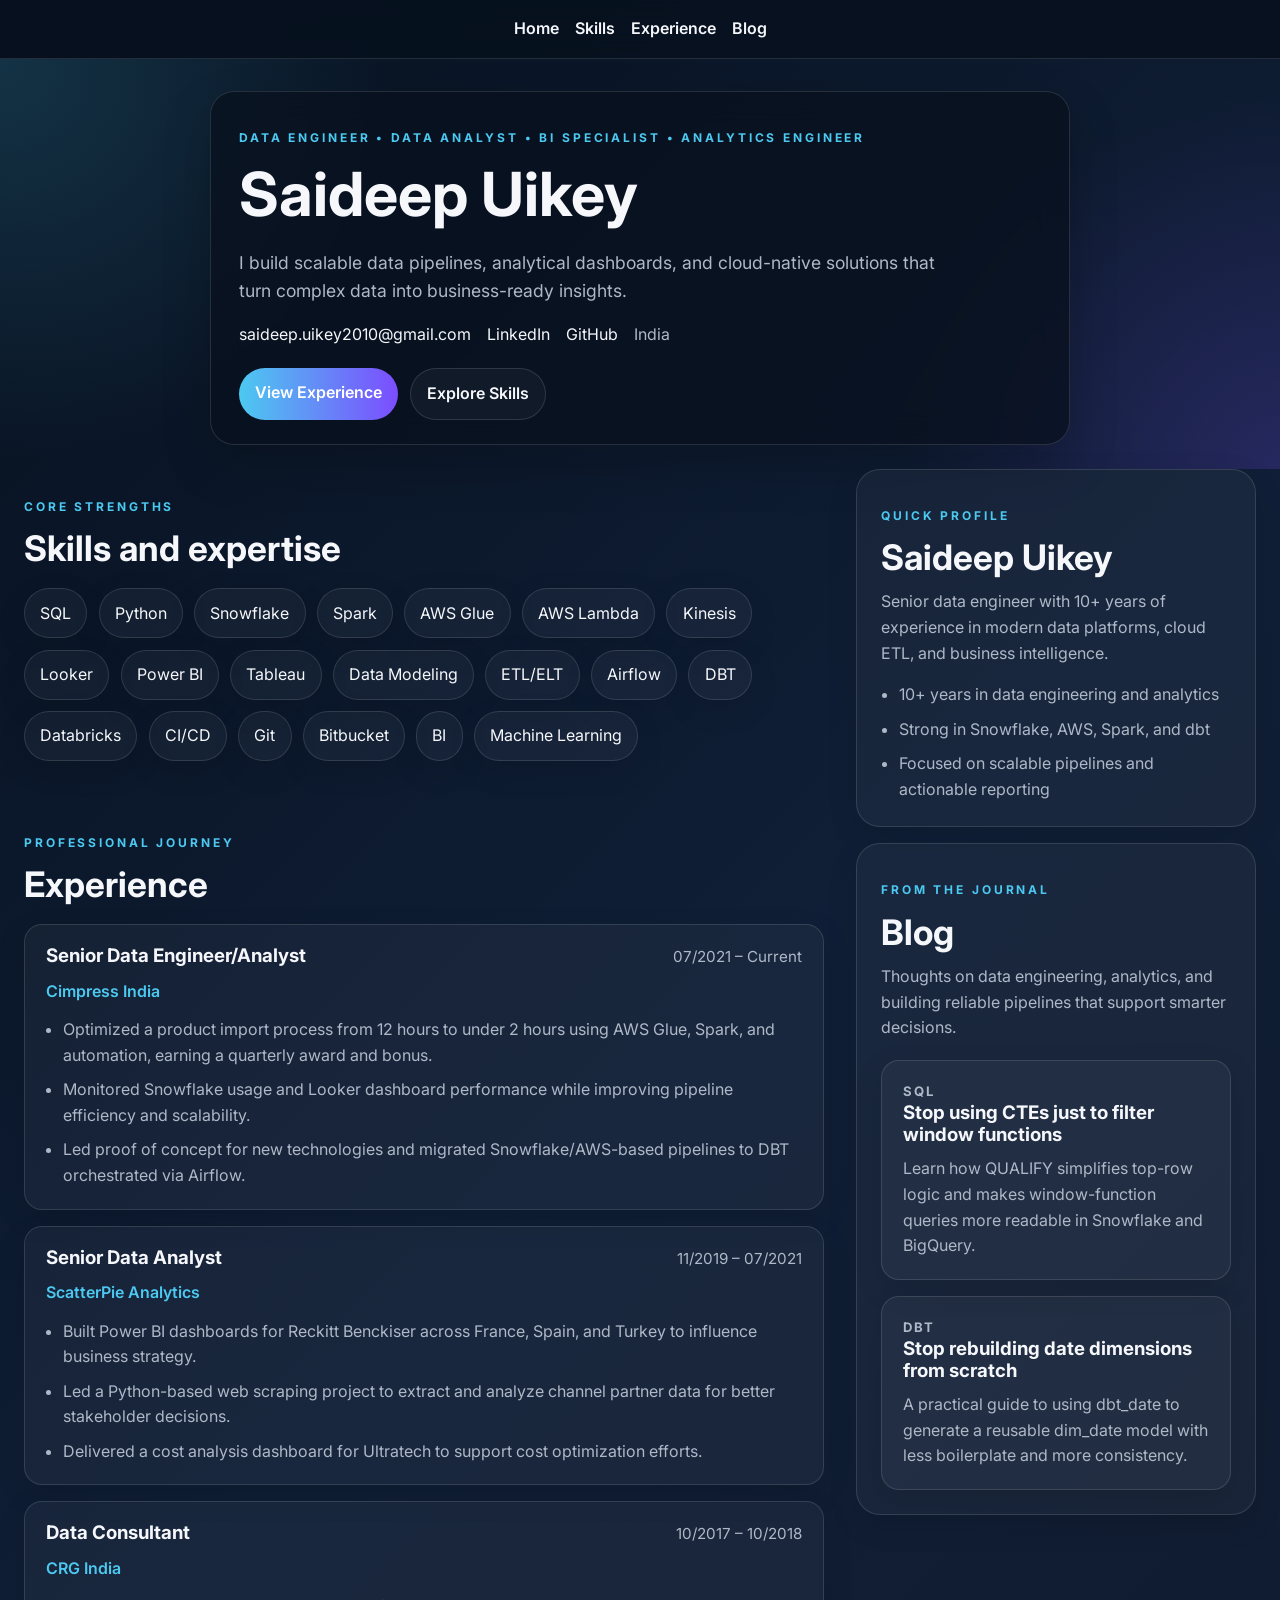
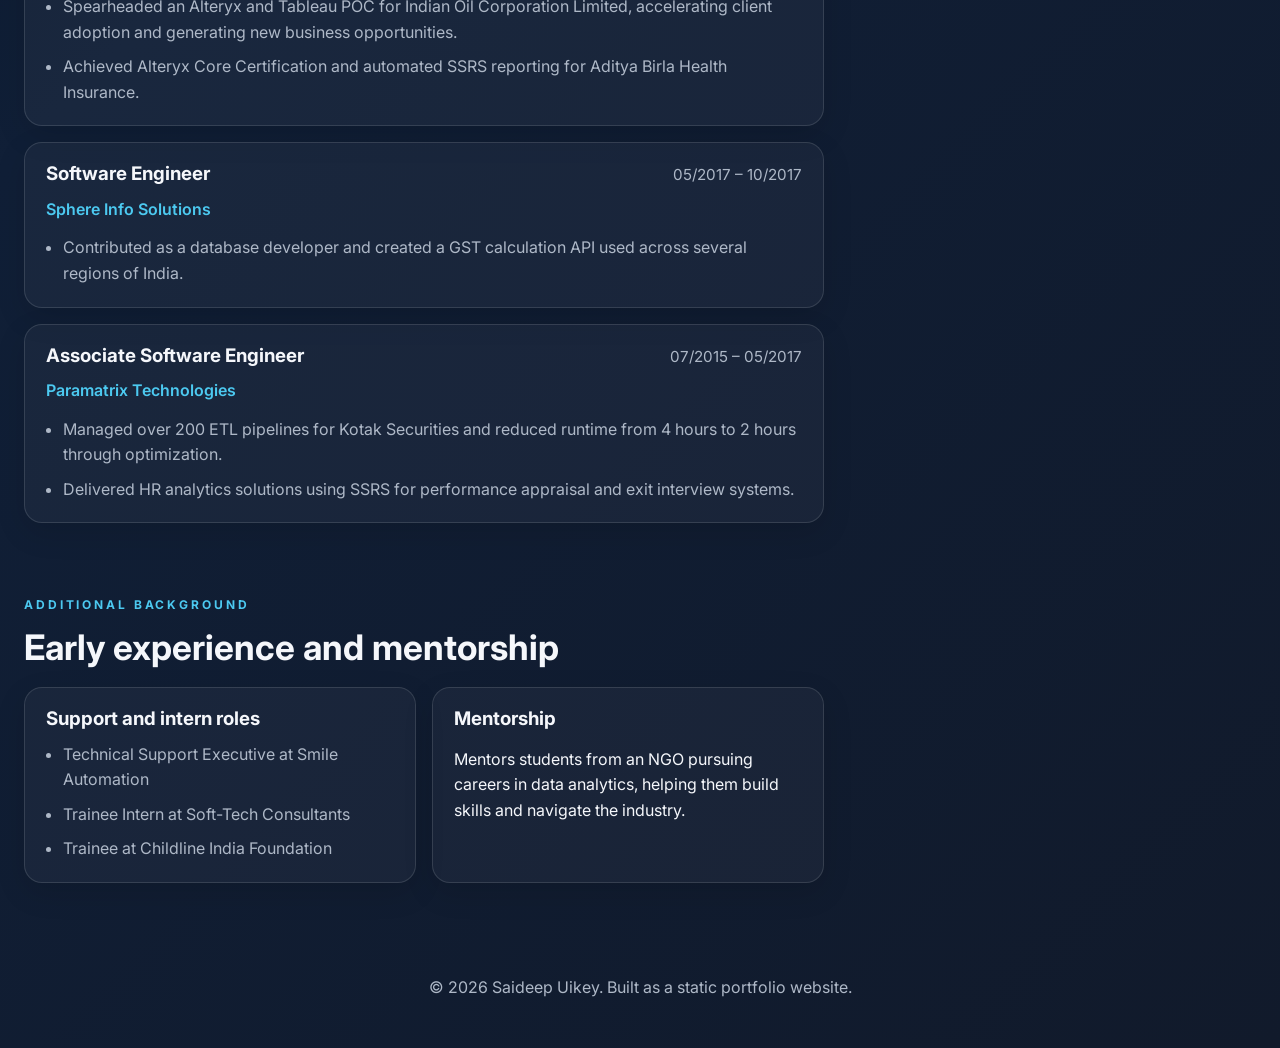
<file: index.html>
<!DOCTYPE html>
<html lang="en">
  <head>
    <meta charset="UTF-8" />
    <meta name="viewport" content="width=device-width, initial-scale=1.0" />
    <title>Saideep Uikey | Portfolio</title>
    <meta
      name="description"
      content="Portfolio website for Saideep Uikey, a data engineer and analyst with 10+ years of experience in data pipelines, analytics, and cloud platforms."
    />
    <link rel="preconnect" href="https://fonts.googleapis.com" />
    <link rel="preconnect" href="https://fonts.gstatic.com" crossorigin />
    <link
      href="https://fonts.googleapis.com/css2?family=Inter:wght@400;500;600;700;800&display=swap"
      rel="stylesheet"
    />
    <link rel="stylesheet" href="styles.css" />
  </head>
  <body>
    <nav class="top-nav" aria-label="Primary navigation">
      <a href="index.html">Home</a>
      <a href="#skills">Skills</a>
      <a href="#experience">Experience</a>
      <a href="#blog">Blog</a>
    </nav>

    <header class="hero">
      <div class="hero__content">
        <p class="eyebrow">Data Engineer • Data Analyst • BI Specialist • Analytics Engineer</p>
        <h1>Saideep Uikey</h1>
        <p class="lead">
          I build scalable data pipelines, analytical dashboards, and cloud-native
          solutions that turn complex data into business-ready insights.
        </p>
        <div class="hero__contact">
          <a href="mailto:saideep.uikey2010@gmail.com">saideep.uikey2010@gmail.com</a>
          <a href="https://www.linkedin.com/in/saideep-uikey-747b2335" target="_blank" rel="noreferrer">LinkedIn</a>
          <a href="https://github.com/saideepuikey" target="_blank" rel="noreferrer">GitHub</a>
          <span>India</span>
        </div>
        <div class="hero__actions">
          <a class="button button--primary" href="#experience">View Experience</a>
          <a class="button button--secondary" href="#skills">Explore Skills</a>
        </div>
      </div>
    </header>

    <main class="content-layout">
      <div class="resume-column">
        <section id="skills" class="section">
          <div class="section__heading">
            <p class="eyebrow">Core Strengths</p>
            <h2>Skills and expertise</h2>
          </div>
          <div class="tag-list">
            <span>SQL</span>
            <span>Python</span>
            <span>Snowflake</span>
            <span>Spark</span>
            <span>AWS Glue</span>
            <span>AWS Lambda</span>
            <span>Kinesis</span>
            <span>Looker</span>
            <span>Power BI</span>
            <span>Tableau</span>
            <span>Data Modeling</span>
            <span>ETL/ELT</span>
            <span>Airflow</span>
            <span>DBT</span>
            <span>Databricks</span>
            <span>CI/CD</span>
            <span>Git</span>
            <span>Bitbucket</span>
            <span>BI</span>
            <span>Machine Learning</span>
          </div>
        </section>

        <section id="experience" class="section">
          <div class="section__heading">
            <p class="eyebrow">Professional Journey</p>
            <h2>Experience</h2>
          </div>
          <div class="timeline">
            <article class="card">
              <div class="card__header">
                <div>
                  <h3>Senior Data Engineer/Analyst</h3>
                  <p class="company">Cimpress India</p>
                </div>
                <span class="date">07/2021 – Current</span>
              </div>
              <ul>
                <li>
                  Optimized a product import process from 12 hours to under 2 hours using AWS
                  Glue, Spark, and automation, earning a quarterly award and bonus.
                </li>
                <li>
                  Monitored Snowflake usage and Looker dashboard performance while improving
                  pipeline efficiency and scalability.
                </li>
                <li>
                  Led proof of concept for new technologies and migrated Snowflake/AWS-based
                  pipelines to DBT orchestrated via Airflow.
                </li>
              </ul>
            </article>

            <article class="card">
              <div class="card__header">
                <div>
                  <h3>Senior Data Analyst</h3>
                  <p class="company">ScatterPie Analytics</p>
                </div>
                <span class="date">11/2019 – 07/2021</span>
              </div>
              <ul>
                <li>
                  Built Power BI dashboards for Reckitt Benckiser across France, Spain, and
                  Turkey to influence business strategy.
                </li>
                <li>
                  Led a Python-based web scraping project to extract and analyze channel
                  partner data for better stakeholder decisions.
                </li>
                <li>
                  Delivered a cost analysis dashboard for Ultratech to support cost
                  optimization efforts.
                </li>
              </ul>
            </article>

            <article class="card">
              <div class="card__header">
                <div>
                  <h3>Data Consultant</h3>
                  <p class="company">CRG India</p>
                </div>
                <span class="date">10/2017 – 10/2018</span>
              </div>
              <ul>
                <li>
                  Spearheaded an Alteryx and Tableau POC for Indian Oil Corporation Limited,
                  accelerating client adoption and generating new business opportunities.
                </li>
                <li>
                  Achieved Alteryx Core Certification and automated SSRS reporting for Aditya
                  Birla Health Insurance.
                </li>
              </ul>
            </article>

            <article class="card">
              <div class="card__header">
                <div>
                  <h3>Software Engineer</h3>
                  <p class="company">Sphere Info Solutions</p>
                </div>
                <span class="date">05/2017 – 10/2017</span>
              </div>
              <ul>
                <li>
                  Contributed as a database developer and created a GST calculation API used
                  across several regions of India.
                </li>
              </ul>
            </article>

            <article class="card">
              <div class="card__header">
                <div>
                  <h3>Associate Software Engineer</h3>
                  <p class="company">Paramatrix Technologies</p>
                </div>
                <span class="date">07/2015 – 05/2017</span>
              </div>
              <ul>
                <li>
                  Managed over 200 ETL pipelines for Kotak Securities and reduced runtime from
                  4 hours to 2 hours through optimization.
                </li>
                <li>
                  Delivered HR analytics solutions using SSRS for performance appraisal and
                  exit interview systems.
                </li>
              </ul>
            </article>
          </div>
        </section>

        <section class="section">
          <div class="section__heading">
            <p class="eyebrow">Additional Background</p>
            <h2>Early experience and mentorship</h2>
          </div>
          <div class="grid">
            <article class="card">
              <h3>Support and intern roles</h3>
              <ul>
                <li>Technical Support Executive at Smile Automation</li>
                <li>Trainee Intern at Soft-Tech Consultants</li>
                <li>Trainee at Childline India Foundation</li>
              </ul>
            </article>
            <article class="card">
              <h3>Mentorship</h3>
              <p>
                Mentors students from an NGO pursuing careers in data analytics, helping them
                build skills and navigate the industry.
              </p>
            </article>
          </div>
        </section>
      </div>

      <aside class="blog-column">
        <section class="section blog-section profile-card">
          <p class="eyebrow">Quick profile</p>
          <h2>Saideep Uikey</h2>
          <p class="section__intro">
            Senior data engineer with 10+ years of experience in modern data platforms,
            cloud ETL, and business intelligence.
          </p>
          <ul class="profile-list">
            <li>10+ years in data engineering and analytics</li>
            <li>Strong in Snowflake, AWS, Spark, and dbt</li>
            <li>Focused on scalable pipelines and actionable reporting</li>
          </ul>
        </section>

        <section id="blog" class="section blog-section">
          <div class="section__heading">
            <p class="eyebrow">From the journal</p>
            <h2>Blog</h2>
            <p class="section__intro">
              Thoughts on data engineering, analytics, and building reliable pipelines that
              support smarter decisions.
            </p>
          </div>
          <div class="blog-grid">
            <a class="blog-card blog-card--link" href="blogs/qualify/index.html">
              <p class="blog-card__meta">SQL</p>
              <h3>Stop using CTEs just to filter window functions</h3>
              <p>
                Learn how QUALIFY simplifies top-row logic and makes window-function queries more
                readable in Snowflake and BigQuery.
              </p>
            </a>
            <a class="blog-card blog-card--link" href="blogs/dbt-dim-date/index.html">
              <p class="blog-card__meta">dbt</p>
              <h3>Stop rebuilding date dimensions from scratch</h3>
              <p>
                A practical guide to using dbt_date to generate a reusable dim_date model with
                less boilerplate and more consistency.
              </p>
            </a>
          </div>
        </section>
      </aside>
    </main>

    <footer class="footer">
      <p>© 2026 Saideep Uikey. Built as a static portfolio website.</p>
    </footer>
  </body>
</html>
</file>
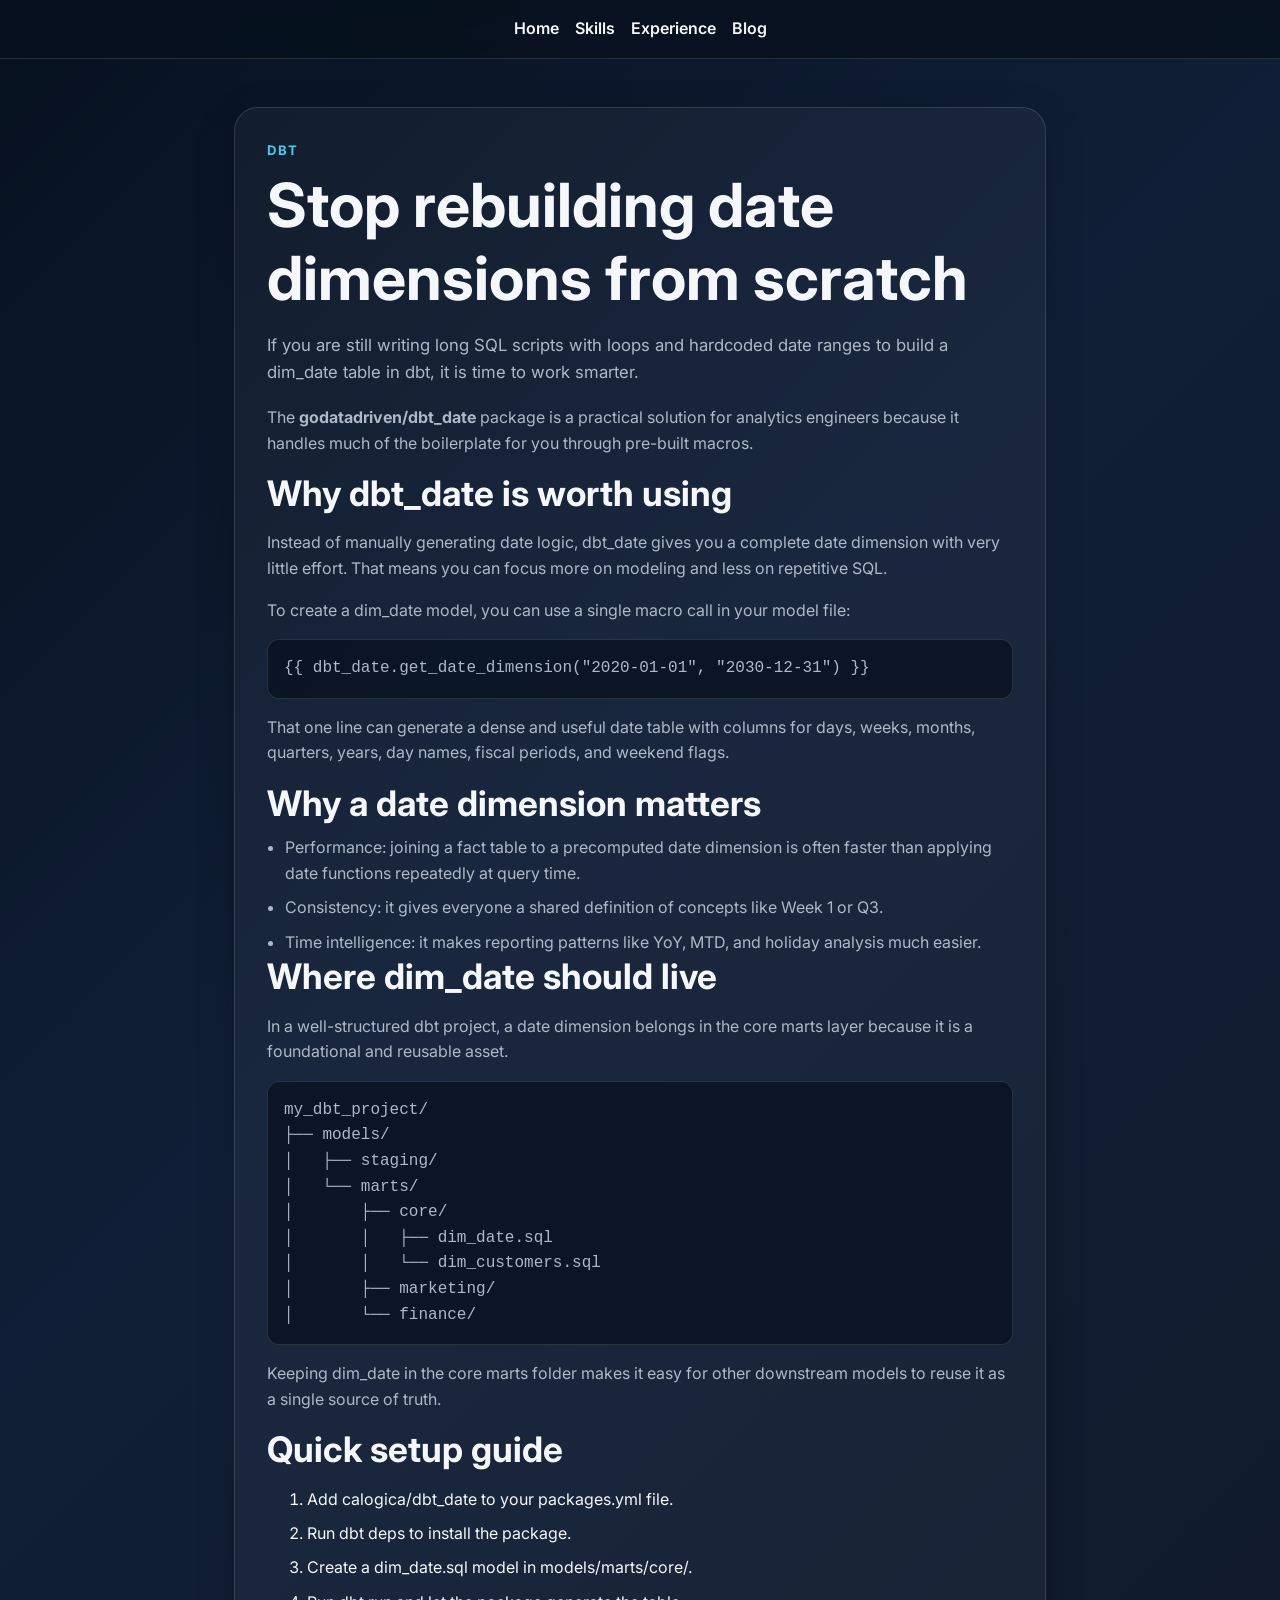
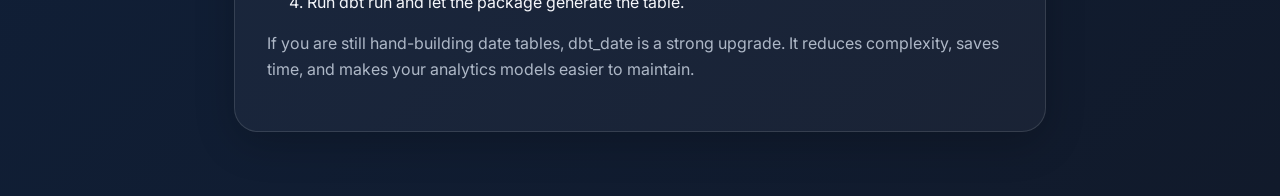
<file: blogs/dbt-dim-date/index.html>
<!DOCTYPE html>
<html lang="en">
  <head>
    <meta charset="UTF-8" />
    <meta name="viewport" content="width=device-width, initial-scale=1.0" />
    <title>Stop rebuilding date dimensions from scratch</title>
    <meta name="description" content="A blog post about using dbt_date to generate dim_date models in dbt." />
    <link rel="preconnect" href="https://fonts.googleapis.com" />
    <link rel="preconnect" href="https://fonts.gstatic.com" crossorigin />
    <link
      href="https://fonts.googleapis.com/css2?family=Inter:wght@400;500;600;700;800&display=swap"
      rel="stylesheet"
    />
    <link rel="stylesheet" href="../../styles.css" />
  </head>
  <body>
    <nav class="top-nav" aria-label="Primary navigation">
      <a href="../../index.html">Home</a>
      <a href="../../index.html#skills">Skills</a>
      <a href="../../index.html#experience">Experience</a>
      <a href="../../index.html#blog">Blog</a>
    </nav>

    <main class="article-page">
      <article class="article-card">
        <p class="blog-card__meta">dbt</p>
        <h1>Stop rebuilding date dimensions from scratch</h1>
        <p class="article-card__intro">
          If you are still writing long SQL scripts with loops and hardcoded date ranges to build
          a dim_date table in dbt, it is time to work smarter.
        </p>
        <div class="article-content">
          <p>
            The <strong>godatadriven/dbt_date</strong> package is a practical solution for
            analytics engineers because it handles much of the boilerplate for you through
            pre-built macros.
          </p>
          <h2>Why dbt_date is worth using</h2>
          <p>
            Instead of manually generating date logic, dbt_date gives you a complete date
            dimension with very little effort. That means you can focus more on modeling and less
            on repetitive SQL.
          </p>
          <p>
            To create a dim_date model, you can use a single macro call in your model file:
          </p>
          <pre><code>{{ dbt_date.get_date_dimension("2020-01-01", "2030-12-31") }}</code></pre>
          <p>
            That one line can generate a dense and useful date table with columns for days,
            weeks, months, quarters, years, day names, fiscal periods, and weekend flags.
          </p>
          <h2>Why a date dimension matters</h2>
          <ul>
            <li>Performance: joining a fact table to a precomputed date dimension is often faster than applying date functions repeatedly at query time.</li>
            <li>Consistency: it gives everyone a shared definition of concepts like Week 1 or Q3.</li>
            <li>Time intelligence: it makes reporting patterns like YoY, MTD, and holiday analysis much easier.</li>
          </ul>
          <h2>Where dim_date should live</h2>
          <p>
            In a well-structured dbt project, a date dimension belongs in the core marts layer
            because it is a foundational and reusable asset.
          </p>
          <pre><code>my_dbt_project/
├── models/
│   ├── staging/
│   └── marts/
│       ├── core/
│       │   ├── dim_date.sql
│       │   └── dim_customers.sql
│       ├── marketing/
│       └── finance/</code></pre>
          <p>
            Keeping dim_date in the core marts folder makes it easy for other downstream models
            to reuse it as a single source of truth.
          </p>
          <h2>Quick setup guide</h2>
          <ol>
            <li>Add calogica/dbt_date to your packages.yml file.</li>
            <li>Run dbt deps to install the package.</li>
            <li>Create a dim_date.sql model in models/marts/core/.</li>
            <li>Run dbt run and let the package generate the table.</li>
          </ol>
          <p>
            If you are still hand-building date tables, dbt_date is a strong upgrade. It reduces
            complexity, saves time, and makes your analytics models easier to maintain.
          </p>
        </div>
      </article>
    </main>
  </body>
</html>
</file>
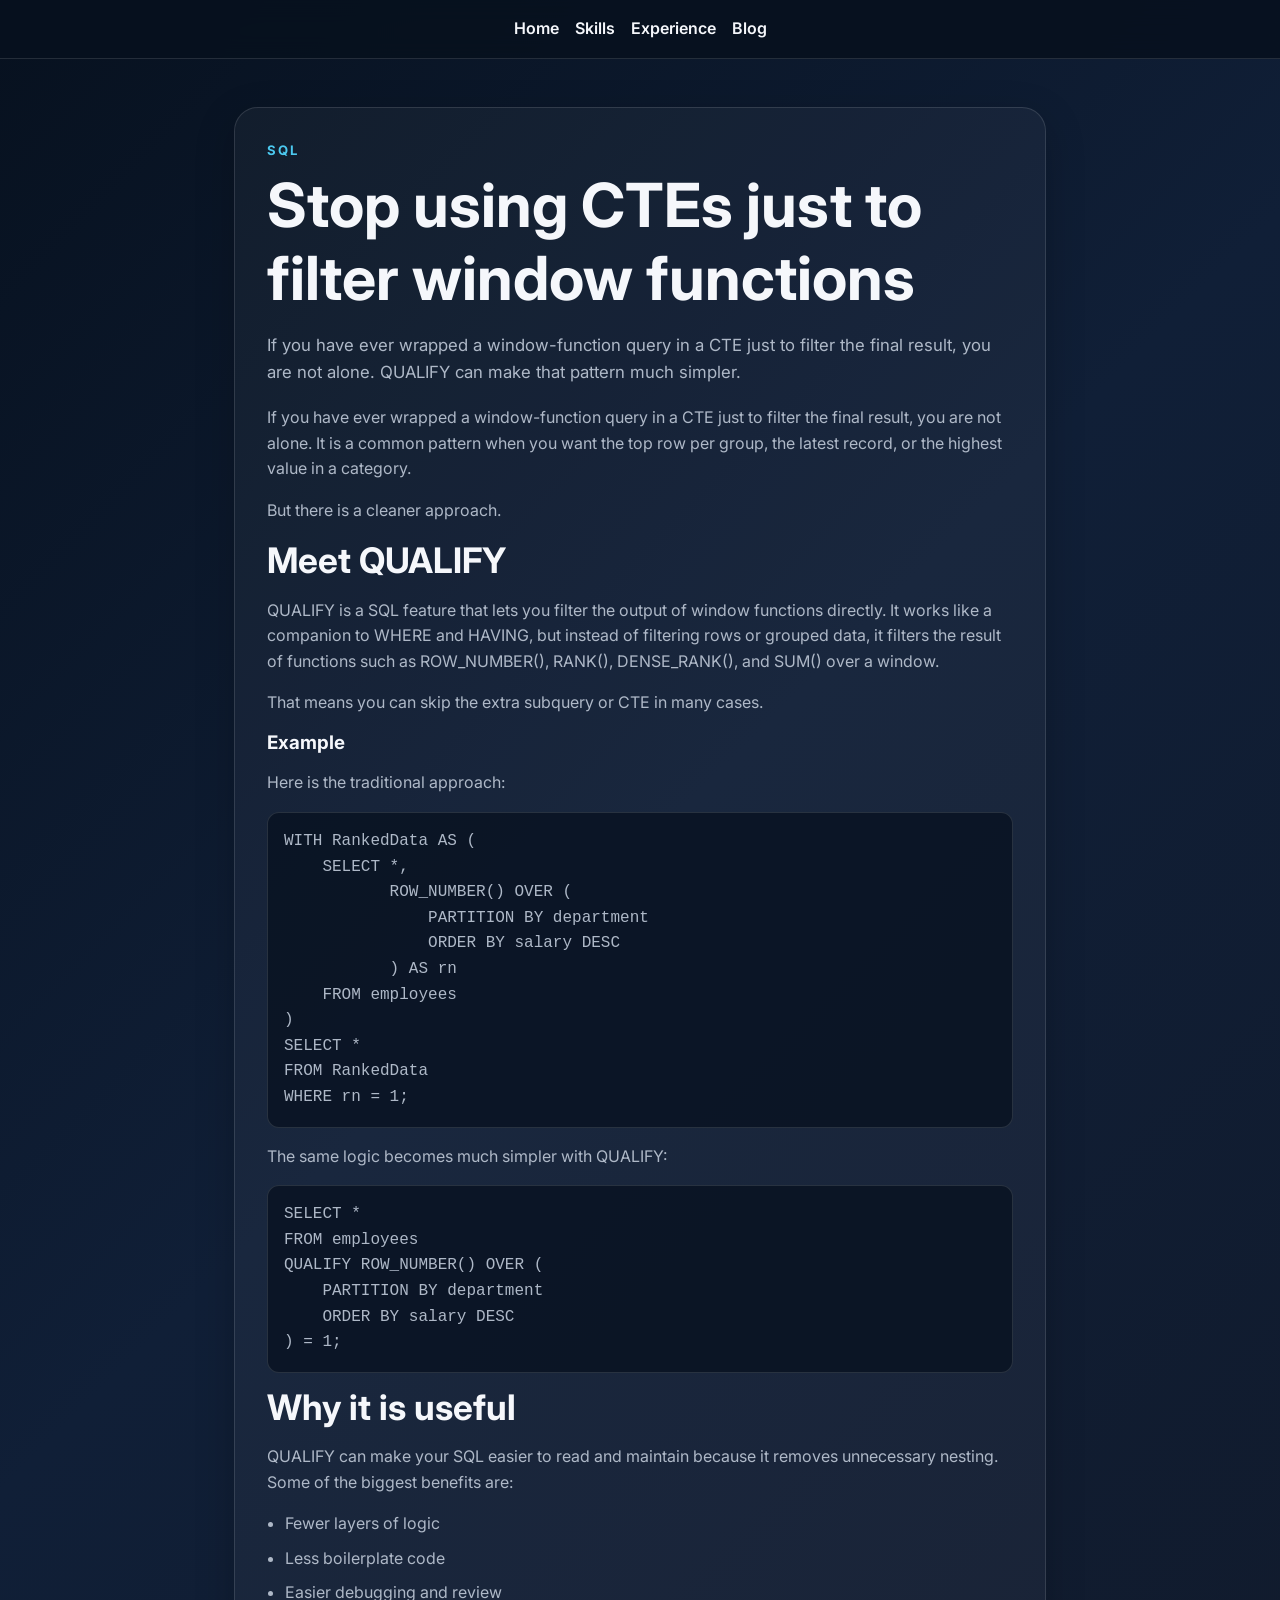
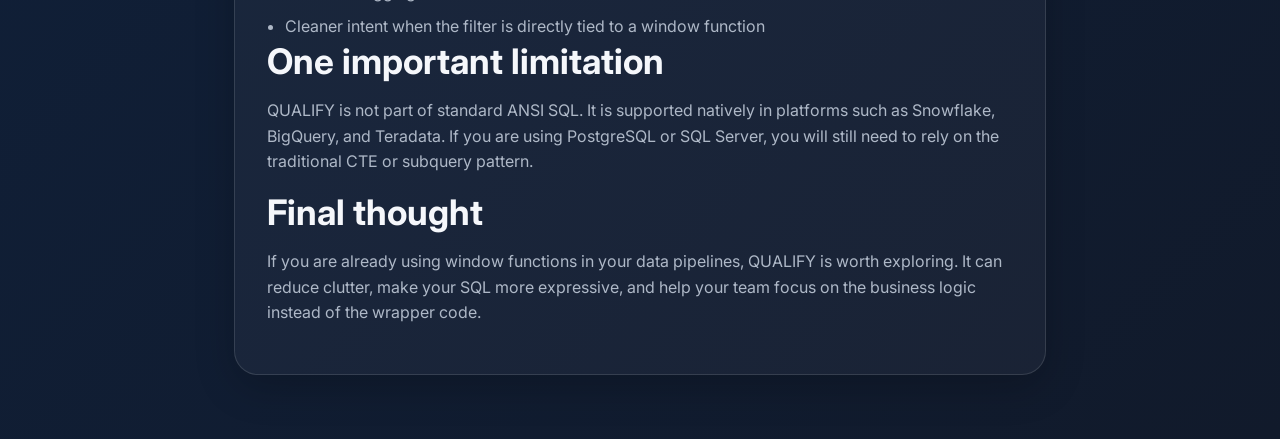
<file: blogs/qualify/index.html>
<!DOCTYPE html>
<html lang="en">
  <head>
    <meta charset="UTF-8" />
    <meta name="viewport" content="width=device-width, initial-scale=1.0" />
    <title>Stop using CTEs just to filter window functions</title>
    <meta name="description" content="A blog post about using QUALIFY for window function filters in SQL." />
    <link rel="preconnect" href="https://fonts.googleapis.com" />
    <link rel="preconnect" href="https://fonts.gstatic.com" crossorigin />
    <link
      href="https://fonts.googleapis.com/css2?family=Inter:wght@400;500;600;700;800&display=swap"
      rel="stylesheet"
    />
    <link rel="stylesheet" href="../../styles.css" />
  </head>
  <body>
    <nav class="top-nav" aria-label="Primary navigation">
      <a href="../../index.html">Home</a>
      <a href="../../index.html#skills">Skills</a>
      <a href="../../index.html#experience">Experience</a>
      <a href="../../index.html#blog">Blog</a>
    </nav>

    <main class="article-page">
      <article class="article-card">
        <p class="blog-card__meta">SQL</p>
        <h1>Stop using CTEs just to filter window functions</h1>
        <p class="article-card__intro">
          If you have ever wrapped a window-function query in a CTE just to filter the final
          result, you are not alone. QUALIFY can make that pattern much simpler.
        </p>
        <div class="article-content">
          <p>
            If you have ever wrapped a window-function query in a CTE just to filter the final
            result, you are not alone. It is a common pattern when you want the top row per
            group, the latest record, or the highest value in a category.
          </p>
          <p>But there is a cleaner approach.</p>
          <h2>Meet QUALIFY</h2>
          <p>
            QUALIFY is a SQL feature that lets you filter the output of window functions
            directly. It works like a companion to WHERE and HAVING, but instead of filtering
            rows or grouped data, it filters the result of functions such as ROW_NUMBER(),
            RANK(), DENSE_RANK(), and SUM() over a window.
          </p>
          <p>That means you can skip the extra subquery or CTE in many cases.</p>
          <h3>Example</h3>
          <p>Here is the traditional approach:</p>
          <pre><code>WITH RankedData AS (
    SELECT *,
           ROW_NUMBER() OVER (
               PARTITION BY department
               ORDER BY salary DESC
           ) AS rn
    FROM employees
)
SELECT *
FROM RankedData
WHERE rn = 1;</code></pre>
          <p>The same logic becomes much simpler with QUALIFY:</p>
          <pre><code>SELECT *
FROM employees
QUALIFY ROW_NUMBER() OVER (
    PARTITION BY department
    ORDER BY salary DESC
) = 1;</code></pre>
          <h2>Why it is useful</h2>
          <p>
            QUALIFY can make your SQL easier to read and maintain because it removes
            unnecessary nesting. Some of the biggest benefits are:
          </p>
          <ul>
            <li>Fewer layers of logic</li>
            <li>Less boilerplate code</li>
            <li>Easier debugging and review</li>
            <li>Cleaner intent when the filter is directly tied to a window function</li>
          </ul>
          <h2>One important limitation</h2>
          <p>
            QUALIFY is not part of standard ANSI SQL. It is supported natively in platforms such
            as Snowflake, BigQuery, and Teradata. If you are using PostgreSQL or SQL Server,
            you will still need to rely on the traditional CTE or subquery pattern.
          </p>
          <h2>Final thought</h2>
          <p>
            If you are already using window functions in your data pipelines, QUALIFY is worth
            exploring. It can reduce clutter, make your SQL more expressive, and help your team
            focus on the business logic instead of the wrapper code.
          </p>
        </div>
      </article>
    </main>
  </body>
</html>
</file>
<file: styles.css>
:root {
  color-scheme: light;
  --bg: #07111f;
  --panel: #0f1d31;
  --panel-2: #16263d;
  --text: #f5f7fb;
  --muted: #aeb8c7;
  --accent: #4cc9f0;
  --accent-2: #7c4dff;
  --border: rgba(255, 255, 255, 0.12);
}

* {
  box-sizing: border-box;
}

html {
  scroll-behavior: smooth;
}

body {
  margin: 0;
  font-family: 'Inter', sans-serif;
  background: linear-gradient(135deg, var(--bg), #101f37 45%, #111a2b);
  color: var(--text);
  line-height: 1.6;
}

.top-nav {
  position: sticky;
  top: 0;
  z-index: 10;
  display: flex;
  justify-content: center;
  gap: 1rem;
  padding: 1rem 1.5rem;
  background: rgba(7, 17, 31, 0.9);
  backdrop-filter: blur(12px);
  border-bottom: 1px solid var(--border);
}

.top-nav a {
  color: var(--text);
  text-decoration: none;
  font-weight: 600;
}

img {
  max-width: 100%;
}

.hero {
  min-height: auto;
  display: grid;
  place-items: center;
  padding: 2rem 1.5rem 1.5rem;
  background: radial-gradient(circle at top left, rgba(76, 201, 240, 0.18), transparent 30%),
    radial-gradient(circle at bottom right, rgba(124, 77, 255, 0.2), transparent 28%);
}

.hero__content {
  max-width: 860px;
  width: 100%;
  padding: 1.5rem 1.75rem;
  border: 1px solid var(--border);
  border-radius: 24px;
  background: rgba(9, 17, 30, 0.75);
  backdrop-filter: blur(16px);
  box-shadow: 0 20px 50px rgba(0, 0, 0, 0.2);
}

.eyebrow {
  text-transform: uppercase;
  letter-spacing: 0.24em;
  font-size: 0.75rem;
  color: var(--accent);
  font-weight: 700;
  margin-bottom: 0.7rem;
}

h1,
h2,
h3 {
  margin: 0 0 0.7rem;
  line-height: 1.2;
}

h1 {
  font-size: clamp(2.2rem, 5vw, 3.8rem);
}

h2 {
  font-size: clamp(1.6rem, 3vw, 2.2rem);
}

.lead {
  font-size: 1.1rem;
  color: var(--muted);
  max-width: 700px;
}

.hero__contact {
  display: flex;
  flex-wrap: wrap;
  gap: 0.6rem 1rem;
  margin: 1rem 0 1.25rem;
  color: var(--muted);
}

.hero__contact a {
  color: var(--text);
  text-decoration: none;
}

.hero__actions {
  display: flex;
  flex-wrap: wrap;
  gap: 0.75rem;
}

.button {
  display: inline-block;
  padding: 0.75rem 1rem;
  border-radius: 999px;
  font-weight: 600;
  text-decoration: none;
  transition: transform 160ms ease, background 160ms ease;
}

.button:hover {
  transform: translateY(-2px);
}

.button--primary {
  background: linear-gradient(90deg, var(--accent), var(--accent-2));
  color: white;
}

.button--secondary {
  border: 1px solid var(--border);
  color: var(--text);
  background: rgba(255, 255, 255, 0.04);
}

main {
  padding: 0 1.5rem 2rem;
}

.content-layout {
  display: grid;
  grid-template-columns: minmax(0, 2fr) minmax(320px, 1fr);
  gap: 2rem;
  max-width: 1320px;
  margin: 0 auto;
  align-items: start;
}

.resume-column {
  min-width: 0;
}

.blog-column {
  position: sticky;
  top: 88px;
}

.section {
  max-width: 100%;
  margin: 0 0 1.5rem;
  padding: 1rem 0 1.25rem;
}

.blog-section {
  padding: 1.5rem;
  border: 1px solid var(--border);
  border-radius: 24px;
  background: rgba(255, 255, 255, 0.04);
  box-shadow: 0 10px 30px rgba(0, 0, 0, 0.12);
}

.profile-card {
  margin-bottom: 1rem;
}

.profile-list {
  margin: 0.8rem 0 0;
  padding-left: 1.1rem;
  color: var(--muted);
}

.section__heading {
  margin-bottom: 1.2rem;
}

.section__intro {
  max-width: 700px;
  color: var(--muted);
  margin-top: 0.4rem;
}

.tag-list {
  display: flex;
  flex-wrap: wrap;
  gap: 0.7rem;
}

.tag-list span,
.card {
  border: 1px solid var(--border);
  background: rgba(255, 255, 255, 0.04);
  box-shadow: 0 10px 30px rgba(0, 0, 0, 0.12);
}

.tag-list span {
  padding: 0.7rem 0.95rem;
  border-radius: 999px;
  color: var(--text);
}

.timeline {
  display: grid;
  gap: 1rem;
}

.card {
  padding: 1.25rem 1.3rem;
  border-radius: 18px;
}

.card__header {
  display: flex;
  justify-content: space-between;
  gap: 1rem;
  align-items: start;
  margin-bottom: 0.8rem;
}

.company {
  margin: 0.2rem 0 0;
  color: var(--accent);
  font-weight: 600;
}

.date {
  color: var(--muted);
  font-size: 0.95rem;
  white-space: nowrap;
}

ul {
  margin: 0;
  padding-left: 1.1rem;
  color: var(--muted);
}

li + li {
  margin-top: 0.55rem;
}

.grid {
  display: grid;
  gap: 1rem;
  grid-template-columns: repeat(2, minmax(0, 1fr));
}

.blog-grid {
  display: grid;
  gap: 1rem;
  grid-template-columns: 1fr;
}

.blog-card {
  padding: 1.25rem 1.3rem;
  border-radius: 18px;
  border: 1px solid var(--border);
  background: rgba(255, 255, 255, 0.04);
  box-shadow: 0 10px 30px rgba(0, 0, 0, 0.12);
}

.blog-card--link {
  display: block;
  text-decoration: none;
  color: inherit;
  transition: transform 160ms ease, border-color 160ms ease;
}

.blog-card--link:hover {
  transform: translateY(-2px);
  border-color: var(--accent);
}

.blog-card__meta {
  margin: 0 0 0.55rem;
  font-size: 0.82rem;
  font-weight: 700;
  letter-spacing: 0.16em;
  text-transform: uppercase;
  color: var(--accent);
}

.blog-card h3 {
  margin-bottom: 0.6rem;
}

.blog-card p {
  color: var(--muted);
  margin: 0;
}

.article-page {
  max-width: 860px;
  margin: 0 auto;
  padding: 3rem 1.5rem 4rem;
}

.article-card {
  padding: 2rem;
  border-radius: 24px;
  border: 1px solid var(--border);
  background: rgba(255, 255, 255, 0.04);
  box-shadow: 0 12px 40px rgba(0, 0, 0, 0.2);
}

.article-card__intro {
  color: var(--muted);
  font-size: 1.05rem;
  margin-bottom: 1.2rem;
}

.article-content p,
.article-content pre {
  color: var(--muted);
}

.article-content pre {
  overflow-x: auto;
  padding: 1rem;
  border-radius: 12px;
  background: rgba(7, 17, 31, 0.75);
  border: 1px solid var(--border);
}

.article-content code {
  font-family: 'SFMono-Regular', Consolas, monospace;
}

.footer {
  max-width: 1120px;
  margin: 0 auto;
  padding: 0 1.5rem 2rem;
  color: var(--muted);
  text-align: center;
}

@media (max-width: 760px) {
  .top-nav {
    flex-wrap: wrap;
    gap: 0.75rem 1rem;
  }

  .hero__content {
    padding: 2rem 1.2rem;
  }

  .content-layout {
    grid-template-columns: 1fr;
  }

  .blog-column {
    position: static;
  }

  .article-card {
    padding: 1.25rem;
  }

  .grid {
    grid-template-columns: 1fr;
  }

  .card__header {
    flex-direction: column;
  }

  .date {
    white-space: normal;
  }
}
</file>
